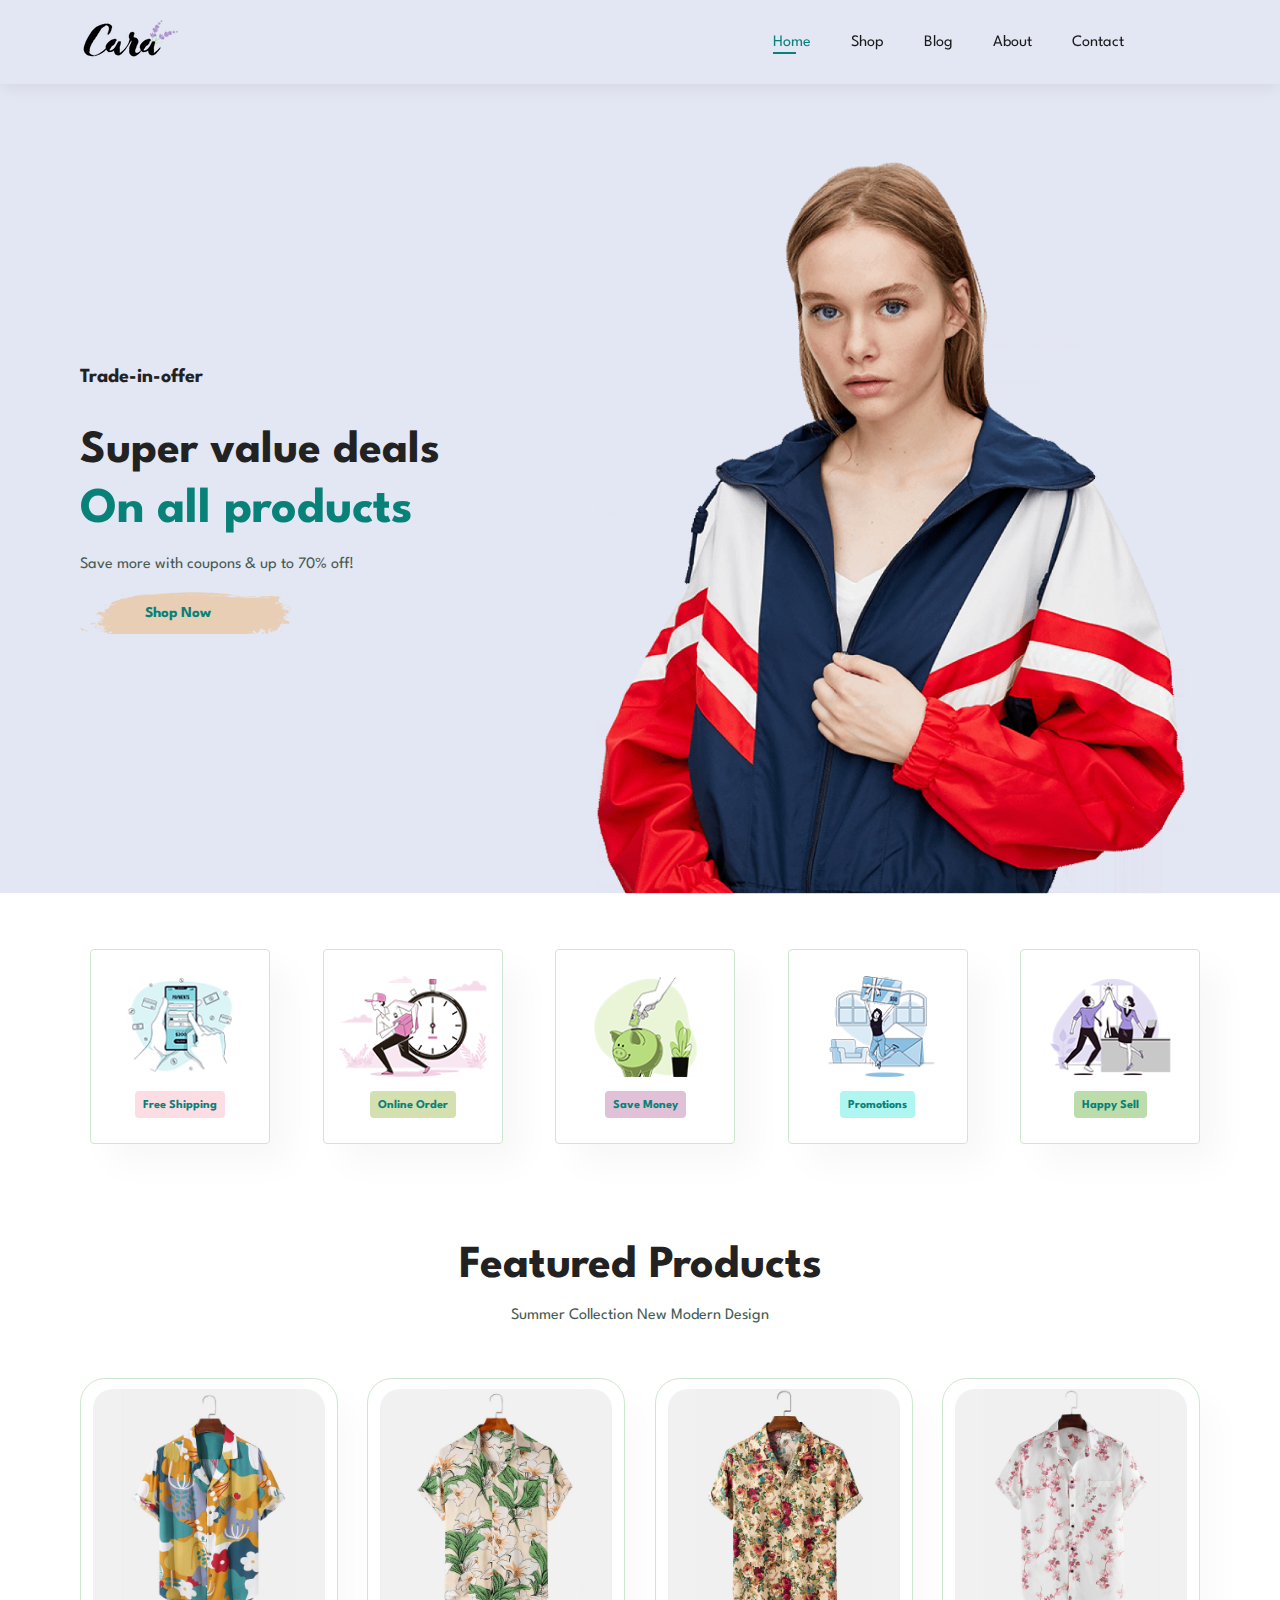
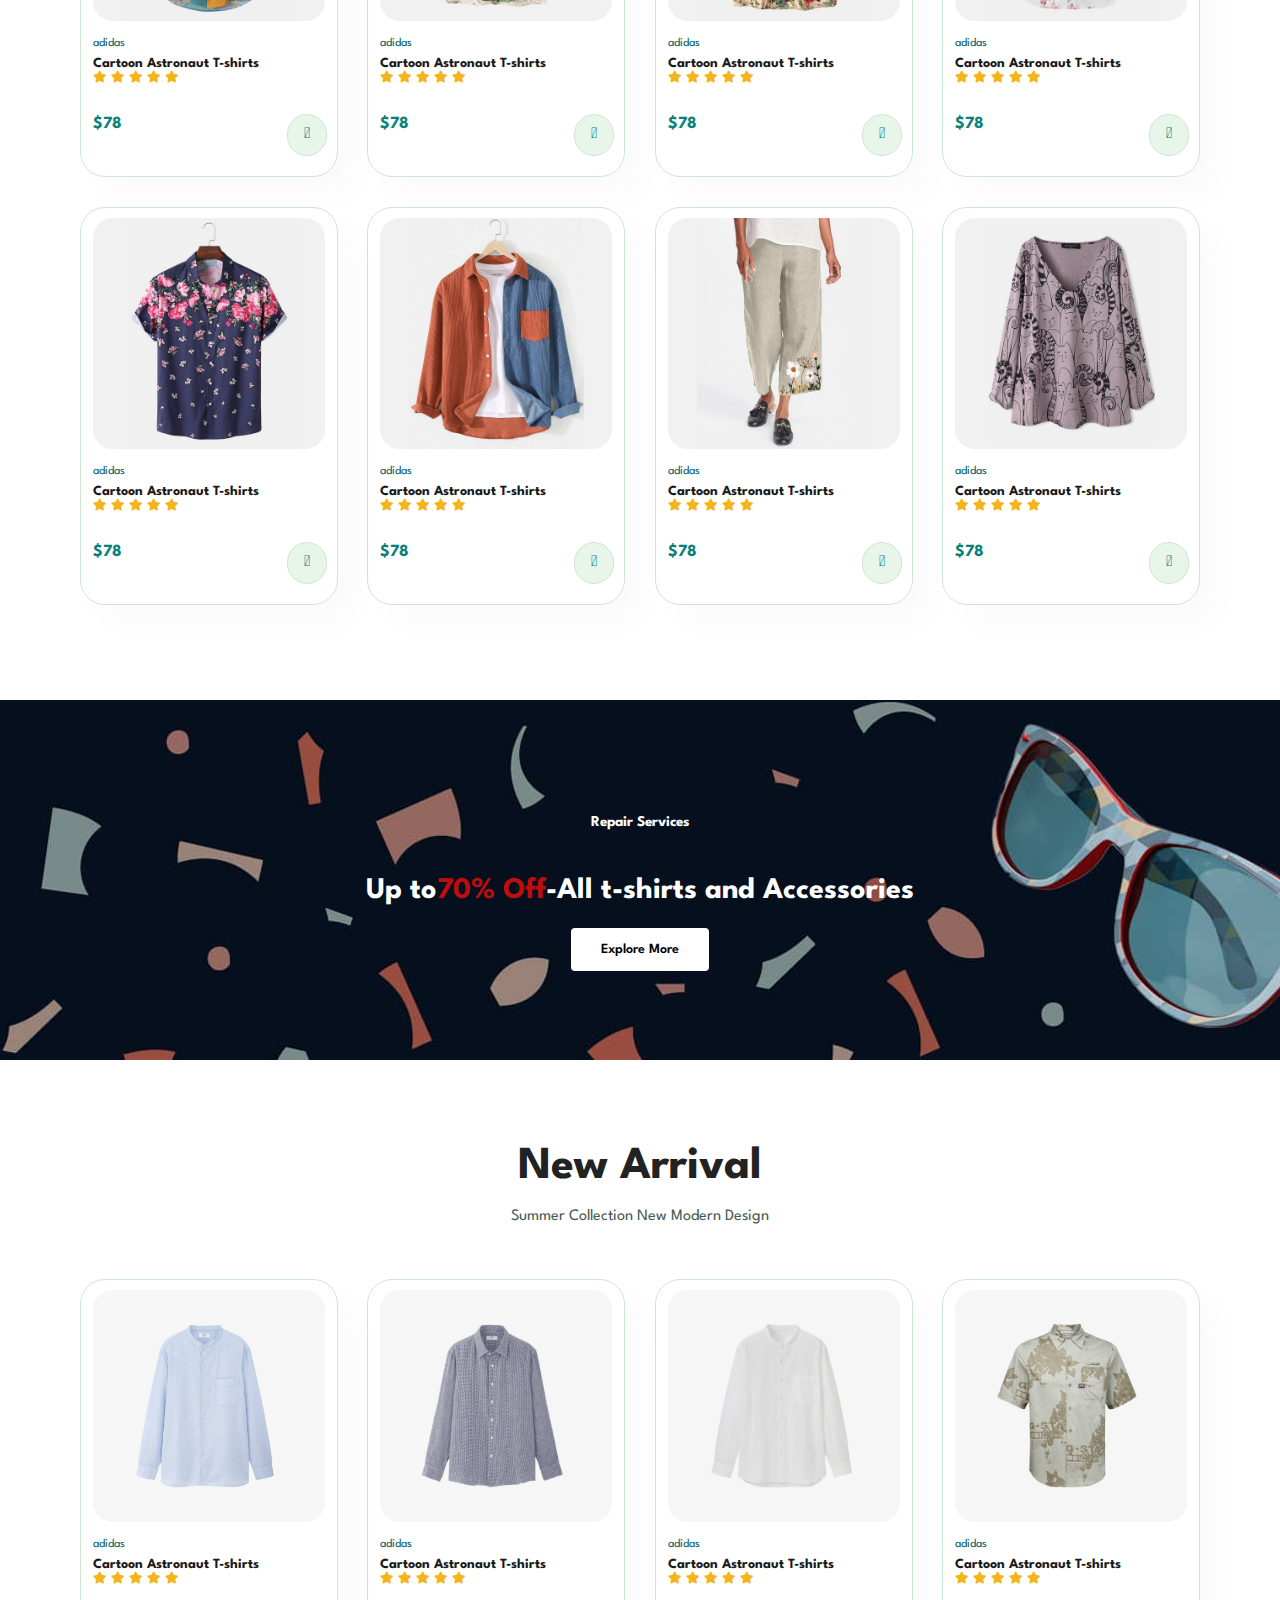
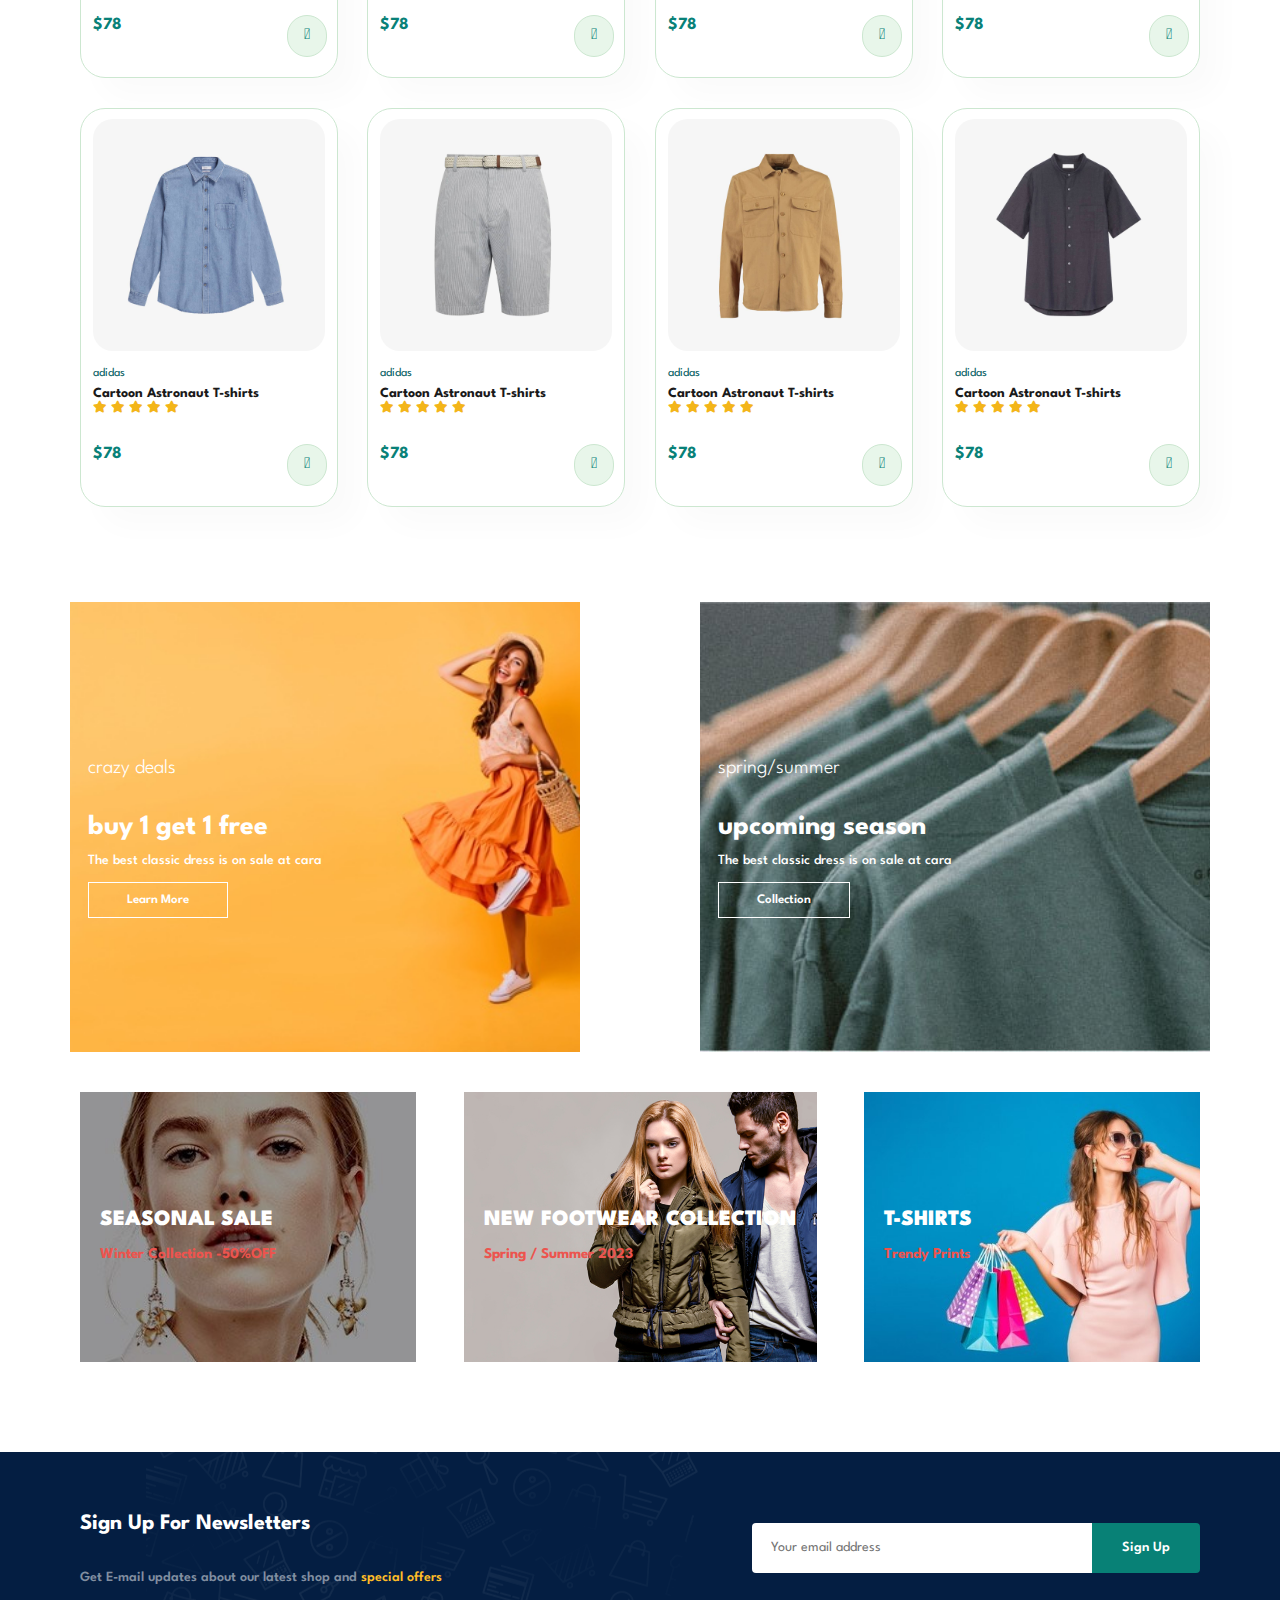
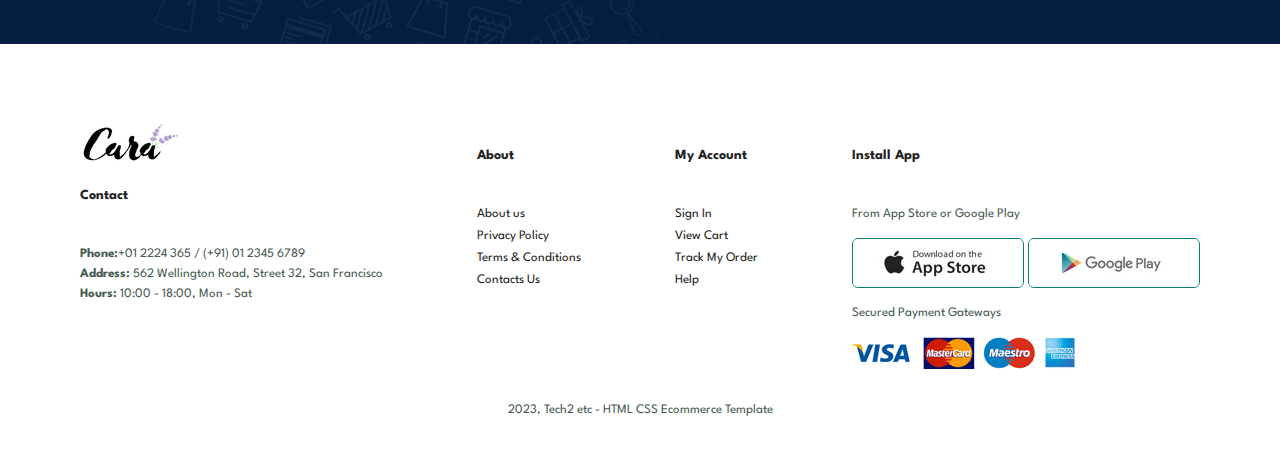
<file: ecommerce/index.html>
<!DOCTYPE html>
<html lang="en">

<head>
    <meta charset="UTF-8">
    <meta name="viewport" content="width=device-width, initial-scale=1.0">
    <link rel="stylesheet" href="https://pro.fontawesome.com/releases/v5.10.0/css/all.css" />

    <link rel="stylesheet" href="style.css">
</head>

<body>
    <section id="header">
        <a href="#"><img src="logo.png" class="logo"></a>

        <div>
            <ul id="navbar">

                <li><a class="active" href="index.html">Home</a></li>

                <li><a href="shop.html">Shop</a></li>
                <li><a href="blog.html">Blog</a></li>
                <li><a href="about.html">About</a></li>
                <li><a href="contact.html">Contact</a></li>
                <li id="lg-bag"><a href="cart.html"><i class="far fa-shopping-bag"></i></a></li>
                <a href="#" id="close"><i class="far fa-times"></i></a>
            </ul>
        </div>
        <div id="mobile">
            <a href="cart.html"><i class="far fa-shopping-bag"></i></a>
            <i id="bar" class="fas fa-outdent"></i>
        </div>
</section>

    
    <section id="hero">
        <h4>Trade-in-offer</h4>
        <h2>Super value deals</h2>
        <h1>On all products</h1>
        <p>Save more with coupons & up to 70% off!</p>
        <button>Shop Now</button>
    </section>

    <section id="feature" class="section-p1">
        <div class="fe-box">
            <img src="f1.png" alt="">
            <h6>Free Shipping</h6>
        </div>
        <div class="fe-box">
            <img src="f2.png" alt="">
            <h6>Online Order</h6>
        </div>
        <div class="fe-box">
            <img src="f3.png" alt="">
            <h6>Save Money</h6>
        </div>
        <div class="fe-box">
            <img src="f4.png" alt="">
            <h6>Promotions</h6>
        </div>
        <div class="fe-box">
            <img src="f5.png" alt="">
            <h6>Happy Sell</h6>
        </div>
        

    </section>
    <section id="product1" class="section-p1">
        <h2>Featured Products</h2>
        <p>Summer Collection New Modern Design</p>
        <div class="pro-container">
            <div class="pro">
                <img src="f1.jpg" alt="">
                <div class="des">
                    <span>adidas</span>
                    <h5>Cartoon Astronaut T-shirts</h5>
                    <div class="star">
                        <i class="fas fa-star"></i>
                        <i class="fas fa-star"></i>
                        <i class="fas fa-star"></i>
                        <i class="fas fa-star"></i>
                        <i class="fas fa-star"></i>
                    </div>
                    <h4>$78</h4>
                </div>
                <a href="#"><i class="fal fa-shopping-cart cart"></i></a>
            </div>


            <div class="pro">
                <img src="f2.jpg" alt="">
                <div class="des">
                    <span>adidas</span>
                    <h5>Cartoon Astronaut T-shirts</h5>
                    <div class="star">
                        <i class="fas fa-star"></i>
                        <i class="fas fa-star"></i>
                        <i class="fas fa-star"></i>
                        <i class="fas fa-star"></i>
                        <i class="fas fa-star"></i>
                    </div>
                    <h4>$78</h4>
                </div>
                <a href="#"><i class="fal fa-shopping-cart cart"></i></a>
            </div>

            <div class="pro">
                <img src="f3.jpg" alt="">
                <div class="des">
                    <span>adidas</span>
                    <h5>Cartoon Astronaut T-shirts</h5>
                    <div class="star">
                        <i class="fas fa-star"></i>
                        <i class="fas fa-star"></i>
                        <i class="fas fa-star"></i>
                        <i class="fas fa-star"></i>
                        <i class="fas fa-star"></i>
                    </div>
                    <h4>$78</h4>
                </div>
                <a href="#"><i class="fal fa-shopping-cart cart"></i></a>

            </div>
            <div class="pro">
                <img src="f4.jpg" alt="">
                <div class="des">
                    <span>adidas</span>
                    <h5>Cartoon Astronaut T-shirts</h5>
                    <div class="star">
                        <i class="fas fa-star"></i>
                        <i class="fas fa-star"></i>
                        <i class="fas fa-star"></i>
                        <i class="fas fa-star"></i>
                        <i class="fas fa-star"></i>
                    </div>
                    <h4>$78</h4>
                </div>
                <a href="#"><i class="fal fa-shopping-cart cart"></i></a>
            </div>



            <div class="pro">
                <img src="f5.jpg" alt="">
                <div class="des">
                    <span>adidas</span>
                    <h5>Cartoon Astronaut T-shirts</h5>
                    <div class="star">
                        <i class="fas fa-star"></i>
                        <i class="fas fa-star"></i>
                        <i class="fas fa-star"></i>
                        <i class="fas fa-star"></i>
                        <i class="fas fa-star"></i>
                    </div>
                    <h4>$78</h4>
                </div>
                <a href="#"><i class="fal fa-shopping-cart cart"></i></a>
            </div>

            <div class="pro">
                <img src="f6.jpg" alt="">
                <div class="des">
                    <span>adidas</span>
                    <h5>Cartoon Astronaut T-shirts</h5>
                    <div class="star">
                        <i class="fas fa-star"></i>
                        <i class="fas fa-star"></i>
                        <i class="fas fa-star"></i>
                        <i class="fas fa-star"></i>
                        <i class="fas fa-star"></i>
                    </div>
                    <h4>$78</h4>
                </div>
                <a href="#"><i class="fal fa-shopping-cart cart"></i></a>
            </div>

            <div class="pro">
                <img src="f7.jpg" alt="">
                <div class="des">
                    <span>adidas</span>
                    <h5>Cartoon Astronaut T-shirts</h5>
                    <div class="star">
                        <i class="fas fa-star"></i>
                        <i class="fas fa-star"></i>
                        <i class="fas fa-star"></i>
                        <i class="fas fa-star"></i>
                        <i class="fas fa-star"></i>
                    </div>
                    <h4>$78</h4>
                </div>
                <a href="#"><i class="fal fa-shopping-cart cart"></i></a>
            </div>

            <div class="pro">
                <img src="f8.jpg" alt="">
                <div class="des">
                    <span>adidas</span>
                    <h5>Cartoon Astronaut T-shirts</h5>
                    <div class="star">
                        <i class="fas fa-star"></i>
                        <i class="fas fa-star"></i>
                        <i class="fas fa-star"></i>
                        <i class="fas fa-star"></i>
                        <i class="fas fa-star"></i>
                    </div>
                    <h4>$78</h4>
                </div>
                <a href="#"><i class="fal fa-shopping-cart cart"></i></a>
            </div>



    </section>

    <section id="banner" class="section-m1">
        <h4>Repair Services</h4>
        <h2>Up to<span>70% Off</span>-All t-shirts and Accessories</h2>
        <button class="normal">Explore More</button>
    </section>
    <section id="product1" class="section-p1">
        <h2>New Arrival</h2>
        <p>Summer Collection New Modern Design</p>
        <div class="pro-container">
            <div class="pro">
                <img src="n1.jpg" alt="">
                <div class="des">
                    <span>adidas</span>
                    <h5>Cartoon Astronaut T-shirts</h5>
                    <div class="star">
                        <i class="fas fa-star"></i>
                        <i class="fas fa-star"></i>
                        <i class="fas fa-star"></i>
                        <i class="fas fa-star"></i>
                        <i class="fas fa-star"></i>
                    </div>
                    <h4>$78</h4>
                </div>
                <a href="#"><i class="fal fa-shopping-cart cart"></i></a>
            </div>


            <div class="pro">
                <img src="n2.jpg" alt="">
                <div class="des">
                    <span>adidas</span>
                    <h5>Cartoon Astronaut T-shirts</h5>
                    <div class="star">
                        <i class="fas fa-star"></i>
                        <i class="fas fa-star"></i>
                        <i class="fas fa-star"></i>
                        <i class="fas fa-star"></i>
                        <i class="fas fa-star"></i>
                    </div>
                    <h4>$78</h4>
                </div>
                <a href="#"><i class="fal fa-shopping-cart cart"></i></a>
            </div>



            <div class="pro">
                <img src="n3.jpg" alt="">
                <div class="des">
                    <span>adidas</span>
                    <h5>Cartoon Astronaut T-shirts</h5>
                    <div class="star">
                        <i class="fas fa-star"></i>
                        <i class="fas fa-star"></i>
                        <i class="fas fa-star"></i>
                        <i class="fas fa-star"></i>
                        <i class="fas fa-star"></i>
                    </div>
                    <h4>$78</h4>
                </div>
                <a href="#"><i class="fal fa-shopping-cart cart"></i></a>
            </div>



            <div class="pro">
                <img src="n4.jpg" alt="">
                <div class="des">
                    <span>adidas</span>
                    <h5>Cartoon Astronaut T-shirts</h5>
                    <div class="star">
                        <i class="fas fa-star"></i>
                        <i class="fas fa-star"></i>
                        <i class="fas fa-star"></i>
                        <i class="fas fa-star"></i>
                        <i class="fas fa-star"></i>
                    </div>
                    <h4>$78</h4>
                </div>
                <a href="#"><i class="fal fa-shopping-cart cart"></i></a>
            </div>



            <div class="pro">
                <img src="n5.jpg" alt="">
                <div class="des">
                    <span>adidas</span>
                    <h5>Cartoon Astronaut T-shirts</h5>
                    <div class="star">
                        <i class="fas fa-star"></i>
                        <i class="fas fa-star"></i>
                        <i class="fas fa-star"></i>
                        <i class="fas fa-star"></i>
                        <i class="fas fa-star"></i>
                    </div>
                    <h4>$78</h4>
                </div>
                <a href="#"><i class="fal fa-shopping-cart cart"></i></a>
            </div>

            <div class="pro">
                <img src="n6.jpg" alt="">
                <div class="des">
                    <span>adidas</span>
                    <h5>Cartoon Astronaut T-shirts</h5>
                    <div class="star">
                        <i class="fas fa-star"></i>
                        <i class="fas fa-star"></i>
                        <i class="fas fa-star"></i>
                        <i class="fas fa-star"></i>
                        <i class="fas fa-star"></i>
                    </div>
                    <h4>$78</h4>
                </div>
                <a href="#"><i class="fal fa-shopping-cart cart"></i></a>
            </div>


            <div class="pro">
                <img src="n7.jpg" alt="">
                <div class="des">
                    <span>adidas</span>
                    <h5>Cartoon Astronaut T-shirts</h5>
                    <div class="star">
                        <i class="fas fa-star"></i>
                        <i class="fas fa-star"></i>
                        <i class="fas fa-star"></i>
                        <i class="fas fa-star"></i>
                        <i class="fas fa-star"></i>
                    </div>
                    <h4>$78</h4>
                </div>
                <a href="#"><i class="fal fa-shopping-cart cart"></i></a>
            </div>

            <div class="pro">
                <img src="n8.jpg" alt="">
                <div class="des">
                    <span>adidas</span>
                    <h5>Cartoon Astronaut T-shirts</h5>
                    <div class="star">
                        <i class="fas fa-star"></i>
                        <i class="fas fa-star"></i>
                        <i class="fas fa-star"></i>
                        <i class="fas fa-star"></i>
                        <i class="fas fa-star"></i>
                    </div>
                    
                    <h4>$78</h4>
                </div>
                <a href="#"><i class="fal fa-shopping-cart cart"></i></a>
            </div>
    </section>


    <section id="sm-banner" class="section-m1">

        <div class="banner-box">
            <h4>crazy deals</h4>
            <h2>buy 1 get 1 free</h2>
            <span>The best classic dress is on sale at cara</span>
            <button class="white">Learn More</button>
        </div>
        <div class="banner-box banner-box2">
            <h4>spring/summer</h4>
            <h2>upcoming season</h2>
            <span>The best classic dress is on sale at cara</span>
            <button class="white">Collection</button>
        </div>
    </section>
    <section id="banner3">
        <div class="banner-box">
            <h2>SEASONAL SALE</h2>
            <H3>Winter Collection -50%OFF</H3>
        </div>
        <div class="banner-box banner-box2">
            <h2>NEW FOOTWEAR COLLECTION</h2>
            <H3>Spring / Summer 2023</H3>
        </div>
        <div class="banner-box banner-box3">
            <h2>T-SHIRTS</h2>
            <H3>Trendy Prints</H3>
        </div>
    </section>

    <section id="newsletter" class="section-p1 section-m1">
        <div class="newstext">
            <h4>Sign Up For Newsletters</h4>
            <p>Get E-mail updates about our latest shop and<span> special offers</span></p>
        </div>
        <div class="form">
            <input type="text" placeholder="Your email address">
            <button class="normal">Sign Up</button>
        </div>
    </section>

    <footer class="section-p1">
        <div class="col">
            <img src="logo.png">
            <h4>Contact</h4>
            <p><strong>Phone:</strong>+01 2224 365 / (+91) 01 2345 6789</p>
            <p><strong>Address:</strong> 562 Wellington Road, Street 32, San Francisco</p>
            <p><strong>Hours:</strong> 10:00 - 18:00, Mon - Sat</p>

        </div>
        <div class="col">
            <h4>About</h4>
            <a href="#">About us</a>
            <a href="#">Privacy Policy</a>
            <a href="#">Terms & Conditions</a>
            <a href="#">Contacts Us </a>
        </div>
        <div class="col">
            <h4>My Account</h4>
            <a href="#">Sign In</a>
            <a href="#">View Cart</a>
            <a href="#">Track My Order</a>
            <a href="#">Help </a>
        </div>
        <div class="col install">
            <h4>Install App</h4>
            <p>From App Store or Google Play</p>
            <div class="row">
                <img src="app.jpg" alt="">
                <img src="play.jpg" alt="">

            </div>
            <p>Secured Payment Gateways</p>
            <img src="pay.png" alt="">
        </div>
        <div class="copyright">
            <p>2023, Tech2 etc - HTML CSS Ecommerce Template</p>
        </div>


    </footer>



    <script src="script.js"></script>
</body>

</html>
</file>
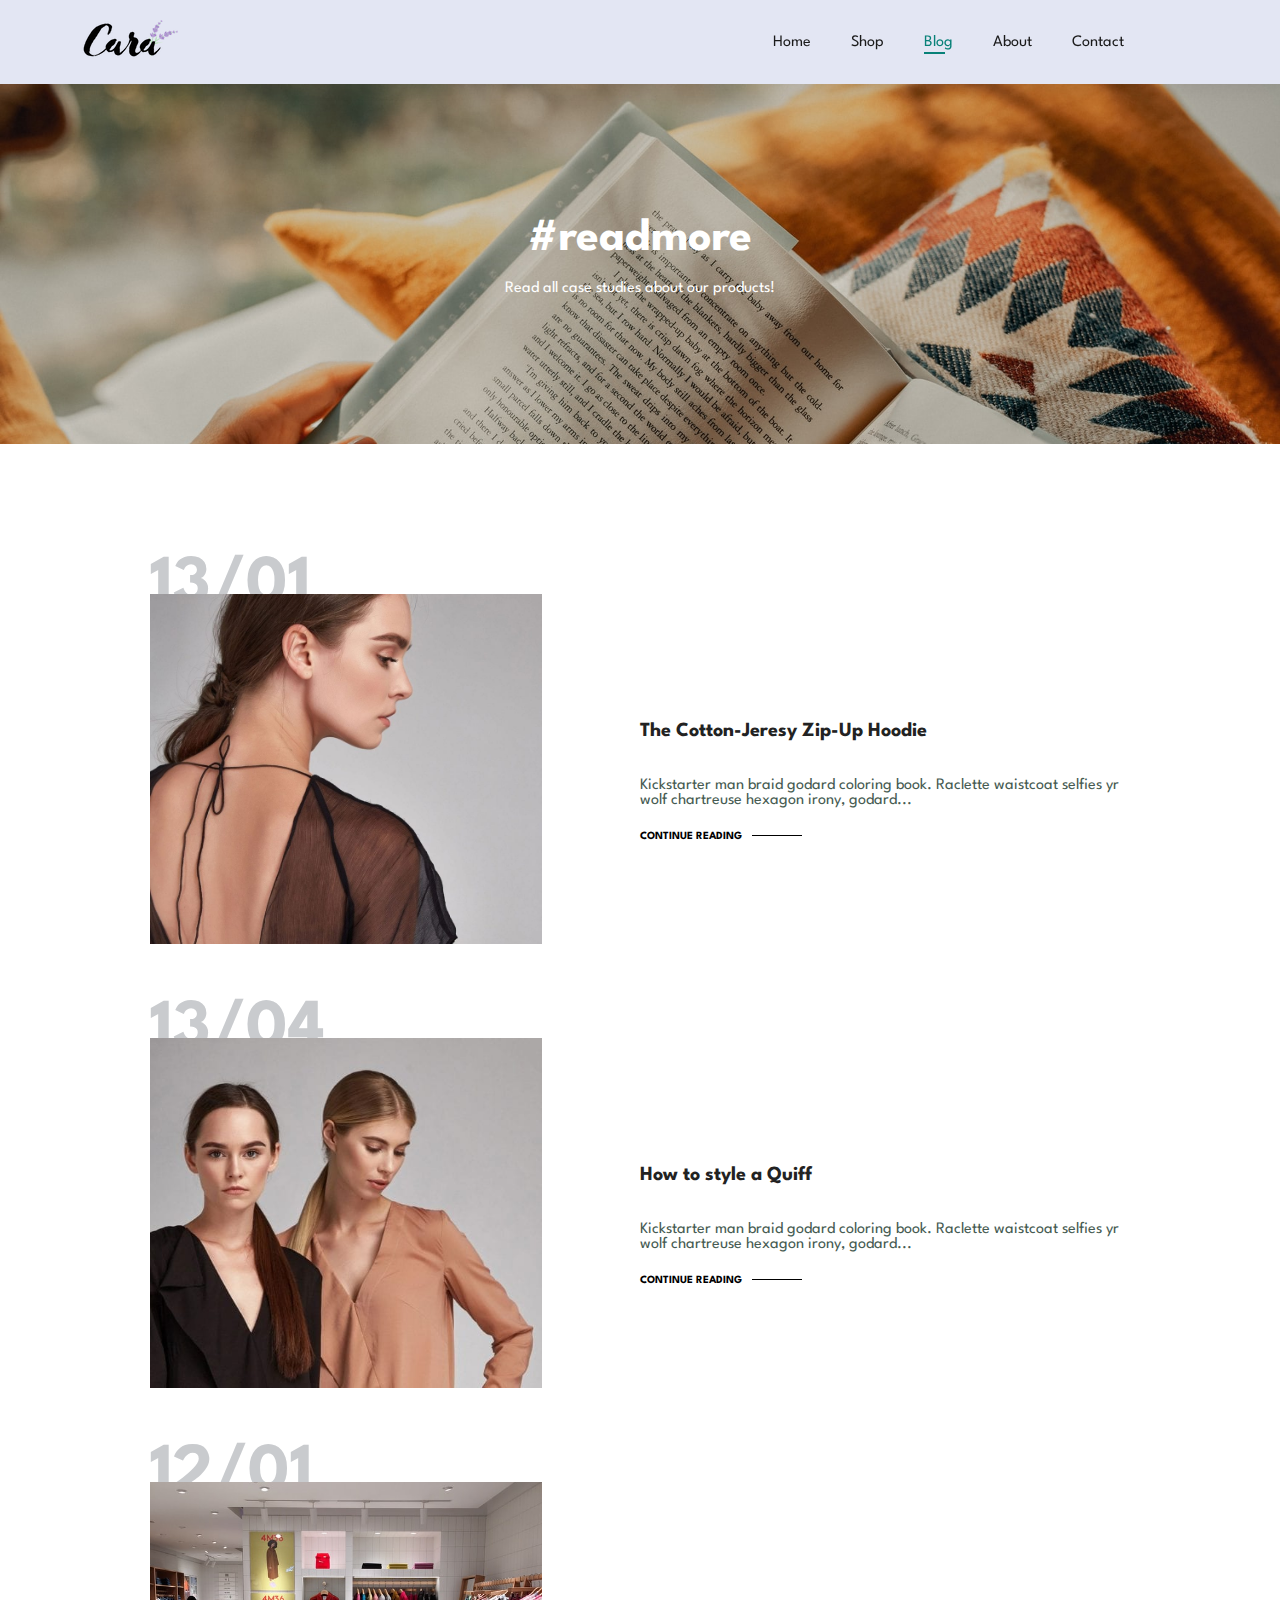
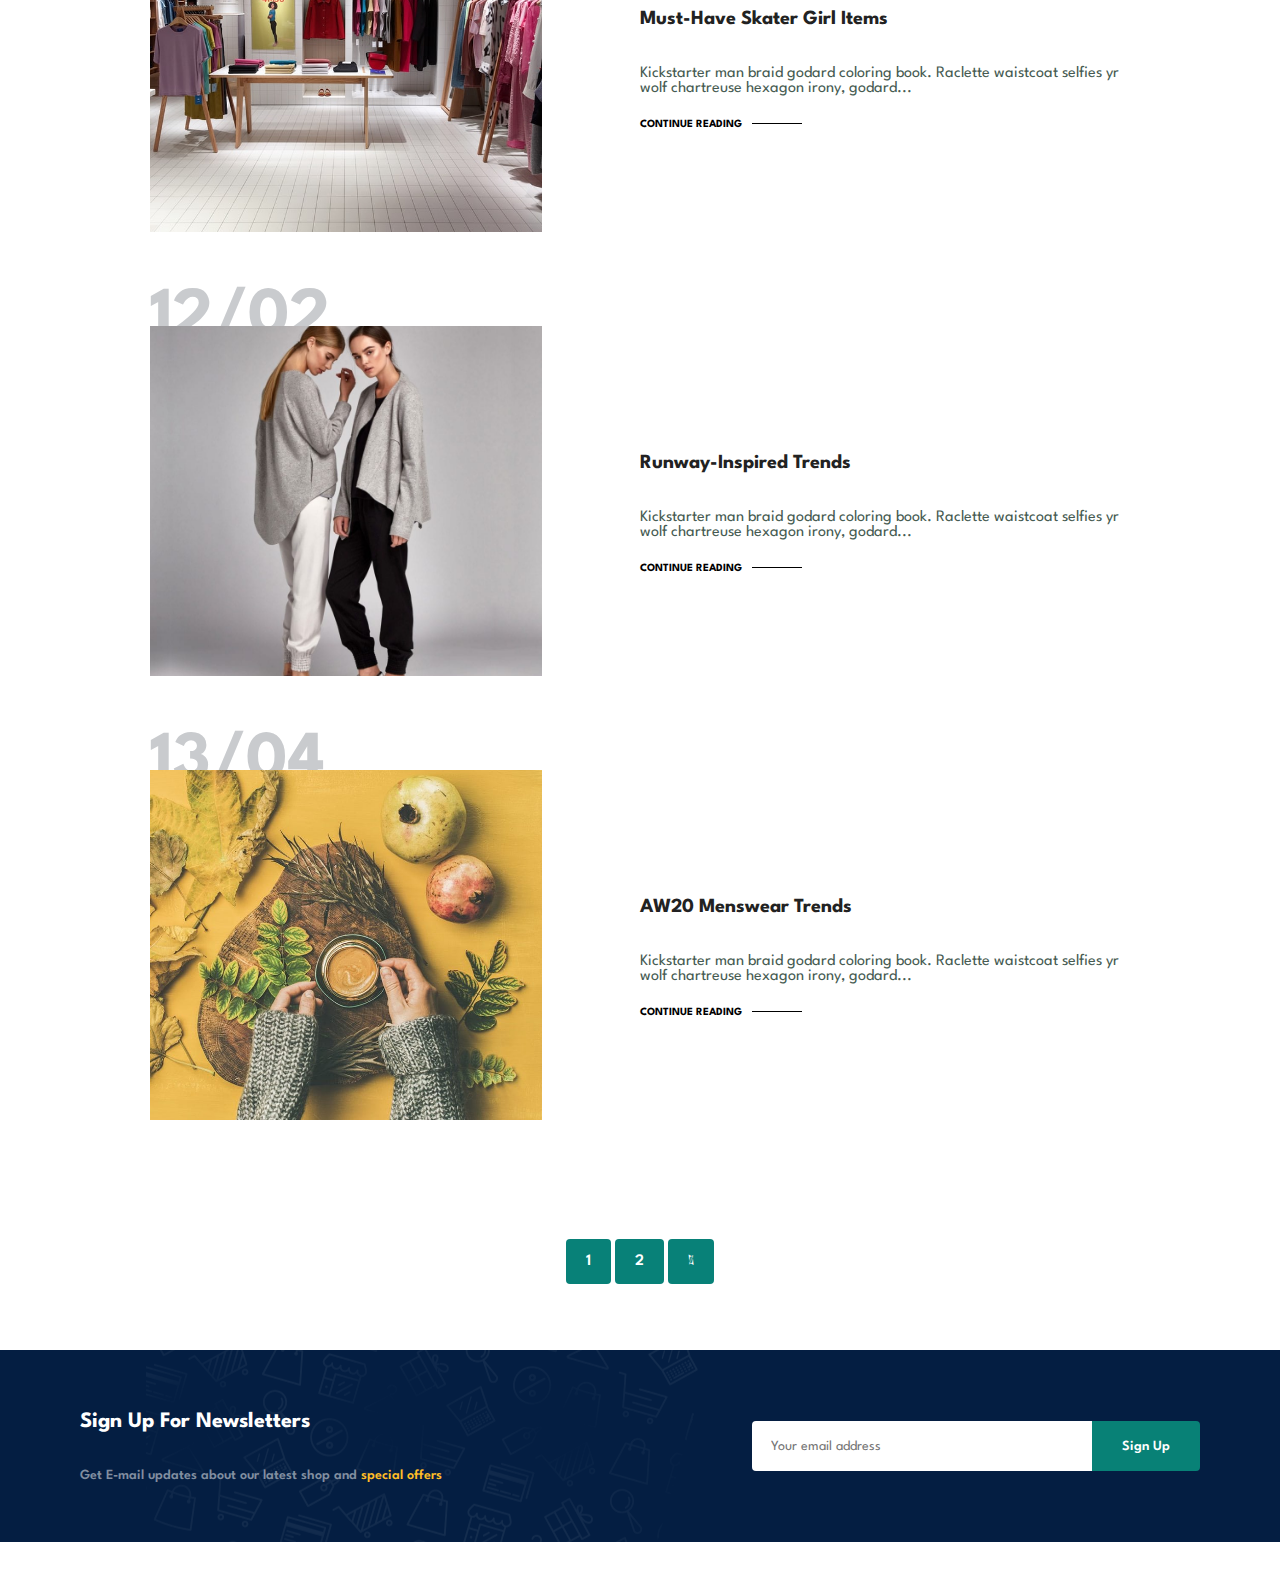
<file: ecommerce/blog.html>
<!DOCTYPE html>
<html lang="en">

<head>
    <meta charset="UTF-8">
    <meta name="viewport" content="width=device-width, initial-scale=1.0">
    <title>Tech2etc Ecommerce Tutorials</title>
    <link rel="stylesheet" href="https://pro.fontawesome.com/releases/v5.10.0/css/all.css" />

    <link rel="stylesheet" href="style.css">
</head>

<body>
    <section id="header">
        <a href="#"><img src="logo.png" class="logo"></a>
        <div>
            <ul id="navbar">
                <li><a href="index.html">Home</a></li>
                <li><a  href="index.html">Shop</a></li>
                <li><a class="active" href="blog.html">Blog</a></li>
                <li><a href="about.html">About</a></li>
                <li><a href="contact.html">Contact</a></li>
                <li id="lg-bag"><a href="cart.html"><i class="far fa-shopping-bag"></i></a></li>
                <a href="#" id="close"><i class="far fa-times"></i></a>

            </ul>
        </div>
    </section>

    <section id="blog-new">

        <h2>#readmore</h2>

        <p>Read all case studies about our products!</p>

    </section>
<section id="blog">
    <div class="blog-box">
        <div class="blog-img">
            <img src="b1 (1).jpg" alt="">
        </div>
        <div class="blog-details">
            <h4>The Cotton-Jeresy Zip-Up Hoodie</h4>
            <p>Kickstarter man braid godard coloring book. Raclette waistcoat selfies yr
                 wolf chartreuse hexagon irony, godard...</p>
                 <a href="#">CONTINUE READING</a>
        </div>
        <H1>13/01</H1>
    </div>
    <div class="blog-box">
        <div class="blog-img">
            <img src="b2 (1).jpg" alt="">
        </div>
        <div class="blog-details">
            <h4>How to style a Quiff</h4>
            <p>Kickstarter man braid godard coloring book. Raclette waistcoat selfies yr
                 wolf chartreuse hexagon irony, godard...</p>
                 <a href="#">CONTINUE READING</a>
        </div>
        <H1>13/04</H1>
    </div>
    <div class="blog-box">
        <div class="blog-img">
            <img src="b3.jpg" alt="">
        </div>
        <div class="blog-details">
            <h4>Must-Have Skater Girl Items </h4>
            <p>Kickstarter man braid godard coloring book. Raclette waistcoat selfies yr
                 wolf chartreuse hexagon irony, godard...</p>
                 <a href="#">CONTINUE READING</a>
        </div>
        <H1>12/01</H1>
    </div>
    <div class="blog-box">
        <div class="blog-img">
            <img src="b4 (1).jpg" alt="">
        </div>
        <div class="blog-details">
            <h4>Runway-Inspired Trends</h4>
            <p>Kickstarter man braid godard coloring book. Raclette waistcoat selfies yr
                 wolf chartreuse hexagon irony, godard...</p>
                 <a href="#">CONTINUE READING</a>
        </div>
        <H1>12/02</H1>
    </div>
    <div class="blog-box">
        <div class="blog-img">
            <img src="b6.jpg" alt="">
        </div>
        <div class="blog-details">
            <h4>AW20 Menswear Trends</h4>
            <p>Kickstarter man braid godard coloring book. Raclette waistcoat selfies yr
                 wolf chartreuse hexagon irony, godard...</p>
                 <a href="#">CONTINUE READING</a>
        </div>
        <H1>13/04</H1>
    </div>
</section>






    <section id="pagination" class="section-p1">
        <a href="#">1</a>
        <a href="#">2</a>
        <a href="#"><i class="fal fa-long-arrow-alt-right"></i></a>
    </section>


    <section id="newsletter" class="section-p1 section-m1">
        <div class="newstext">
            <h4>Sign Up For Newsletters</h4>
            <p>Get E-mail updates about our latest shop and<span> special offers</span></p>
        </div>
        <div class="form">
            <input type="text" placeholder="Your email address">
            <button class="normal">Sign Up</button>
        </div>
    </section>
</file>
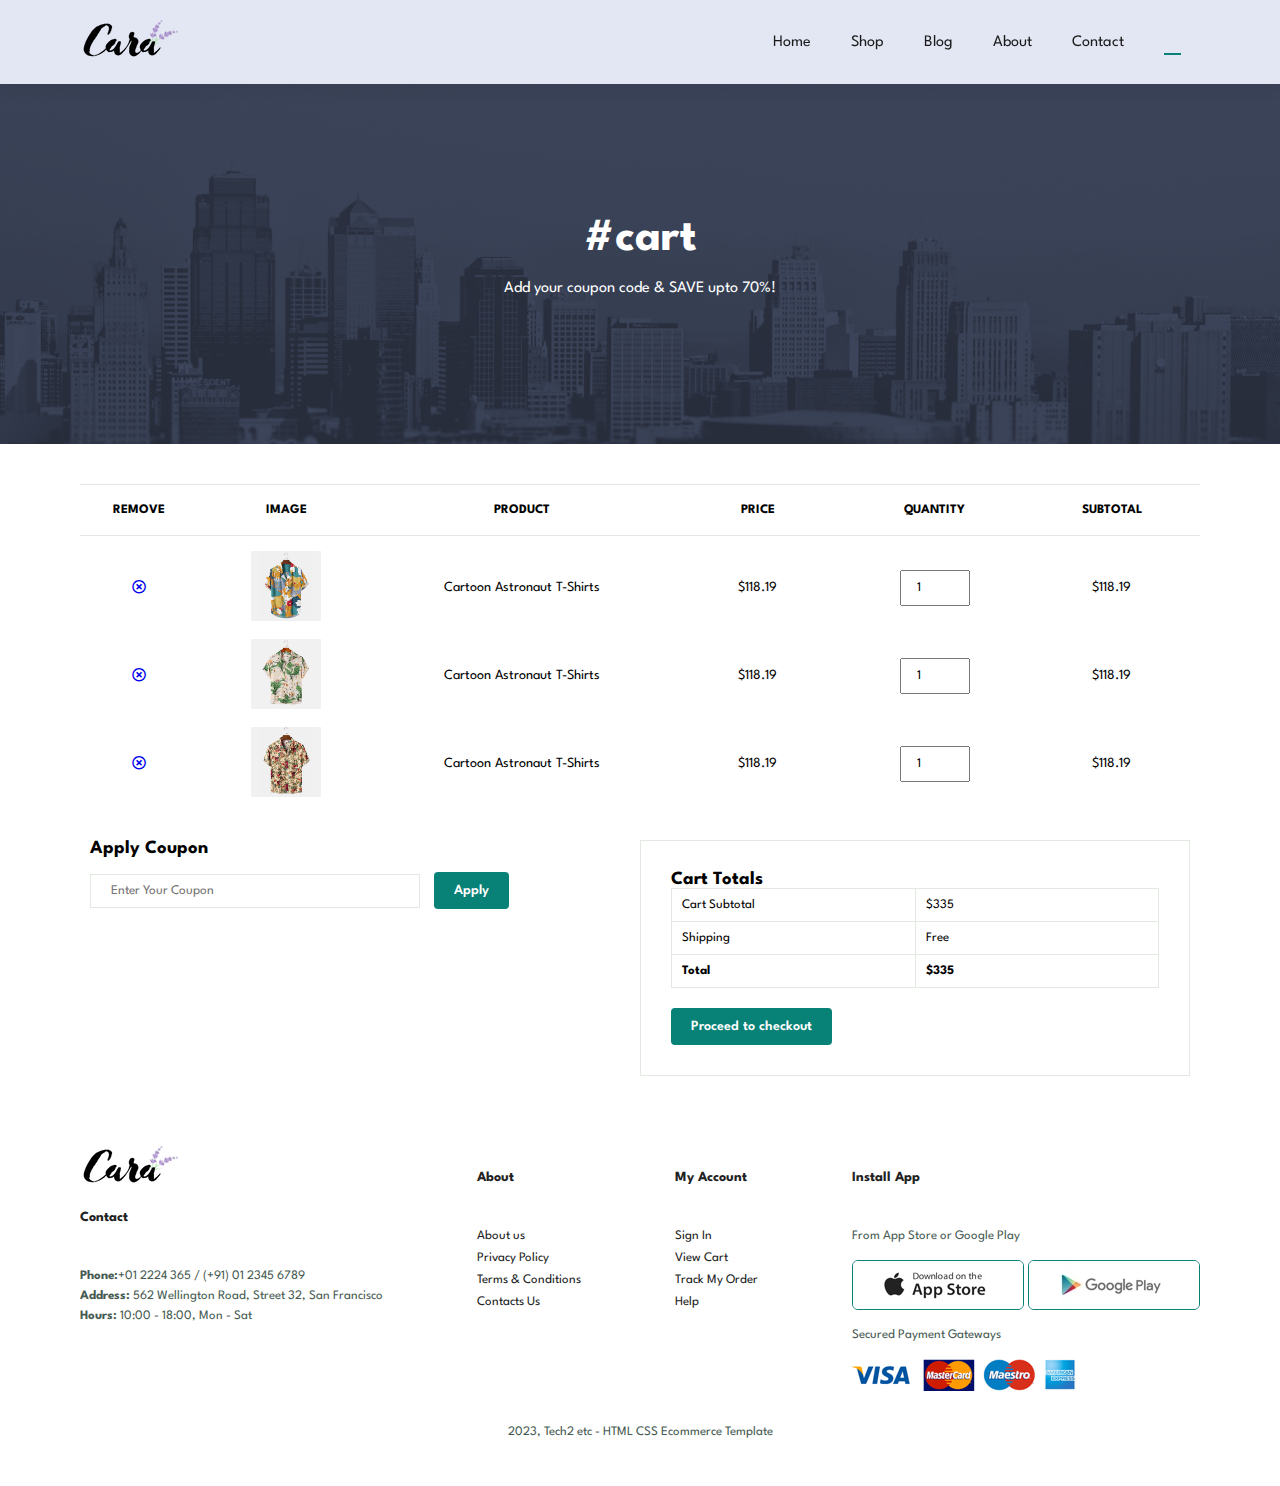
<file: ecommerce/cart.html>
<!DOCTYPE html>
<html lang="en">

<head>
    <meta charset="UTF-8">
    <meta name="viewport" content="width=device-width, initial-scale=1.0">
    <link rel="stylesheet" href="https://pro.fontawesome.com/releases/v5.10.0/css/all.css" />

    <link rel="stylesheet" href="style.css">
</head>

<body>
    <section id="header">
        <a href="#"><img src="logo.png" class="logo"></a>

        <div>
            <ul id="navbar">

                <li><a href="index.html">Home</a></li>

                <li><a href="shop.html">Shop</a></li>
                <li><a href="blog.html">Blog</a></li>
                <li><a href="about.html">About</a></li>
                <li><a href="contact.html">Contact</a></li>
                <li id="lg-bag"><a class="active" href="cart.html"><i class="far fa-shopping-bag"></i></a></li>
                <a href="#" id="close"><i class="far fa-times"></i></a>
            </ul>
        </div>
        <div id="mobile">
            <a href="cart.html"><i class="far fa-shopping-bag"></i></a>
            <i id="bar" class="fas fa-outdent"></i>
        </div>
    </section>
    <section id="about-header">

        <h2>#cart</h2>

        <p>Add your coupon code & SAVE upto 70%!</p>

    </section>
    <section id="cart" class="section-p1">
<table width="100%">
<thead>
    <tr>
        <td>Remove</td>
        <td>Image</td>
        <td>Product</td>
        <td>Price</td>
        <td>Quantity</td>
        <td>Subtotal</td>
    </tr>
</thead>
<tbody>
    <tr>
        <td><a href="#"><i class="far fa-times-circle"></i></a></td>
        <td><img src="f1.jpg" alt=""></td>
        <td>Cartoon Astronaut T-Shirts</td>
        <td>$118.19</td>
        <td><input type="number" value="1"></td>
        <td>$118.19</td>
    </tr>
    <tr>
        <td><a href="#"><i class="far fa-times-circle"></i></a></td>
        <td><img src="f2.jpg" alt=""></td>
        <td>Cartoon Astronaut T-Shirts</td>
        <td>$118.19</td>
        <td><input type="number" value="1"></td>
        <td>$118.19</td>
    </tr>
    <tr>
        <td><a href="#"><i class="far fa-times-circle"></i></a></td>
        <td><img src="f3.jpg" alt=""></td>
        <td>Cartoon Astronaut T-Shirts</td>
        <td>$118.19</td>
        <td><input type="number" value="1"></td>
        <td>$118.19</td>
    </tr>
</tbody>
</table>
    </section>
    <section id="cart-add">
        <div id="coupon">
            <h3>Apply Coupon</h3>
            <div ><input type="text" placeholder="Enter Your Coupon">
            <button class="normal">Apply</button>
            </div>
            
        </div>
<div id="Subtotal">
    <h3>Cart Totals</h3>
    <table>
        <tr>
            <td>Cart Subtotal</td>
            <td>$335</td>
        </tr>
        <tr>
            <td>Shipping</td>
            <td>Free</td>
        </tr>
        <tr>
<td><strong>Total</strong></td>
<td><strong>$335</strong></td>
        </tr>
        
    </table>
    <button class="normal">Proceed to checkout</button>
</div>
    </section>
    <footer class="section-p1">
        <div class="col">
            <img src="logo.png">
            <h4>Contact</h4>
            <p><strong>Phone:</strong>+01 2224 365 / (+91) 01 2345 6789</p>
            <p><strong>Address:</strong> 562 Wellington Road, Street 32, San Francisco</p>
            <p><strong>Hours:</strong> 10:00 - 18:00, Mon - Sat</p>

        </div>
        <div class="col">
            <h4>About</h4>
            <a href="#">About us</a>
            <a href="#">Privacy Policy</a>
            <a href="#">Terms & Conditions</a>
            <a href="#">Contacts Us </a>
        </div>
        <div class="col">
            <h4>My Account</h4>
            <a href="#">Sign In</a>
            <a href="#">View Cart</a>
            <a href="#">Track My Order</a>
            <a href="#">Help </a>
        </div>
        <div class="col install">
            <h4>Install App</h4>
            <p>From App Store or Google Play</p>
            <div class="row">
                <img src="app.jpg" alt="">
                <img src="play.jpg" alt="">

            </div>
            <p>Secured Payment Gateways</p>
            <img src="pay.png" alt="">
        </div>
        <div class="copyright">
            <p>2023, Tech2 etc - HTML CSS Ecommerce Template</p>
        </div>


    </footer>
</file>
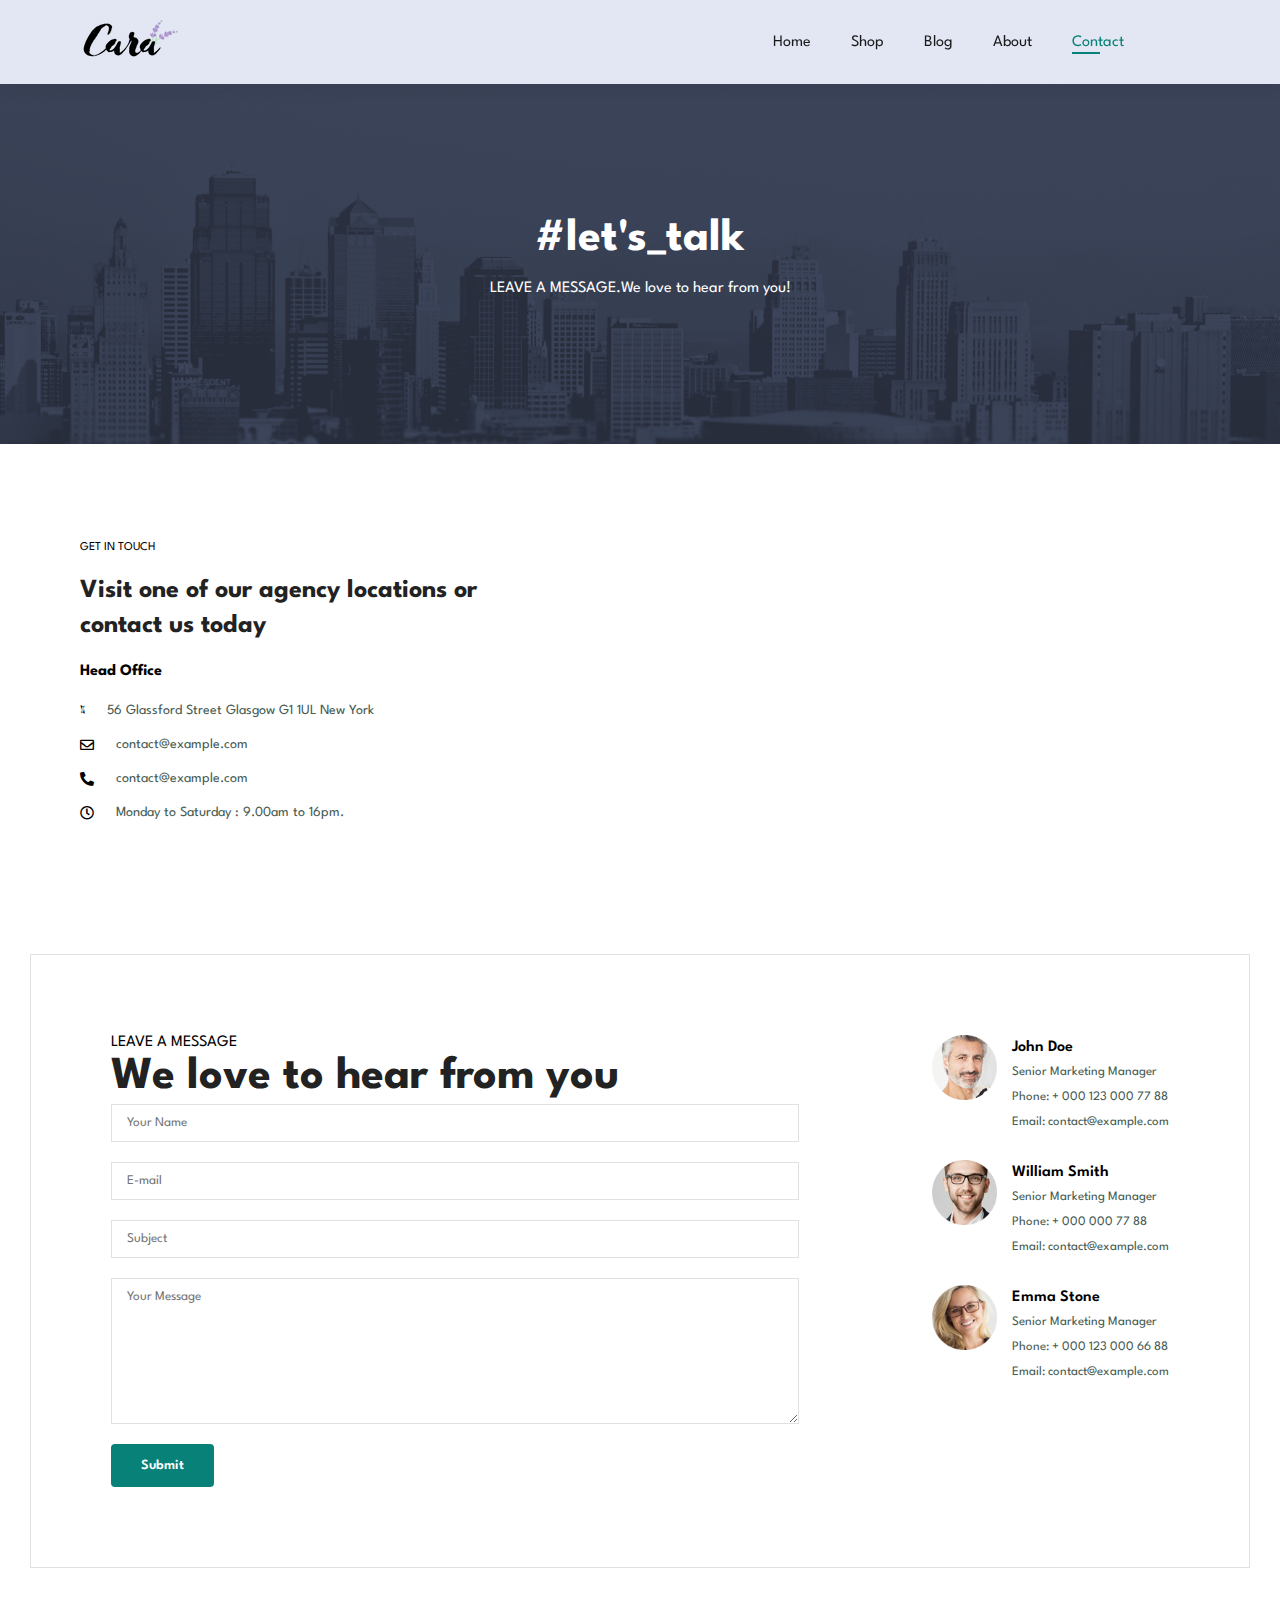
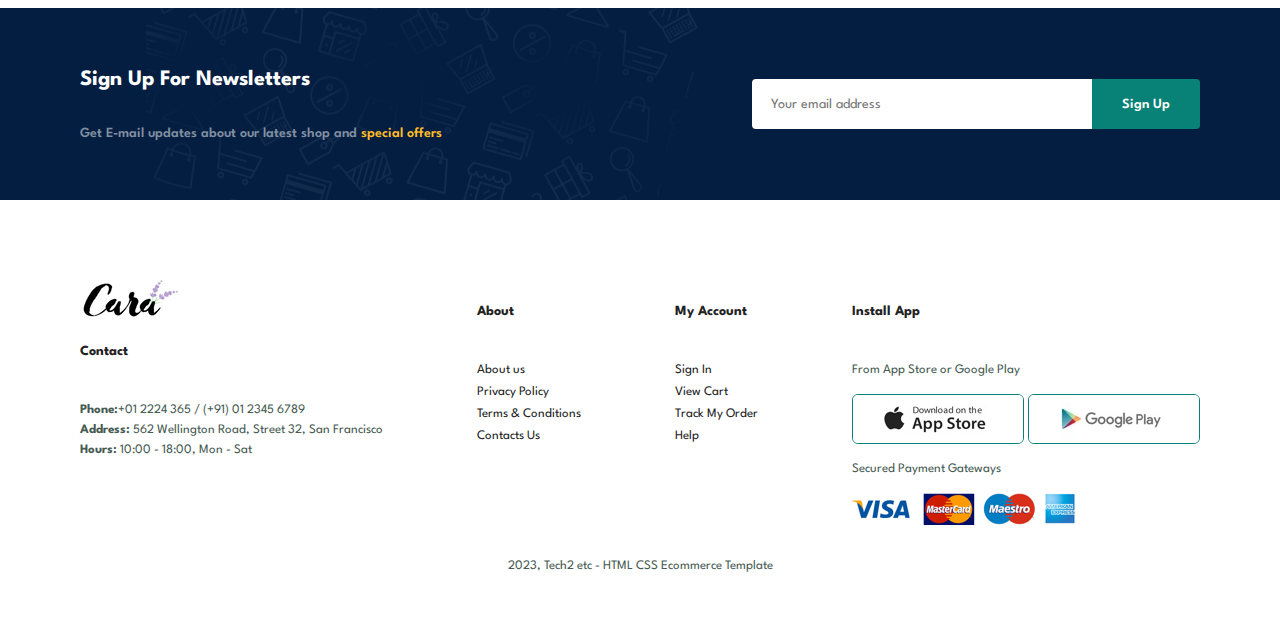
<file: ecommerce/contact.html>
<!DOCTYPE html>
<html lang="en">

<head>
    <meta charset="UTF-8">
    <meta name="viewport" content="width=device-width, initial-scale=1.0">
    <link rel="stylesheet" href="https://pro.fontawesome.com/releases/v5.10.0/css/all.css" />

    <link rel="stylesheet" href="style.css">
</head>

<body>
    <section id="header">
        <a href="#"><img src="logo.png" class="logo"></a>

        <div>
            <ul id="navbar">

                <li><a href="index.html">Home</a></li>

                <li><a href="shop.html">Shop</a></li>
                <li><a href="blog.html">Blog</a></li>
                <li><a href="about.html">About</a></li>
                <li><a class="active" href="contact.html">Contact</a></li>
                <li id="lg-bag"><a href="cart.html"><i class="far fa-shopping-bag"></i></a></li>
                <a href="#" id="close"><i class="far fa-times"></i></a>
            </ul>
        </div>
        <div id="mobile">
            <a href="cart.html"><i class="far fa-shopping-bag"></i></a>
            <i id="bar" class="fas fa-outdent"></i>
        </div>
    </section>
    <section id="about-header">

        <h2>#let's_talk</h2>

        <p>LEAVE A MESSAGE.We love to hear from you!</p>

    </section>
    <section id="contact-details" class="section-p1">
        <div class="details">
            <span>GET IN TOUCH</span>
            <H2>Visit one of our agency locations or contact us today</H2>
            <h3>Head Office</h3>
            <div>
                <li>
                    <i class="fal fa-map"></i>
                    <p>56 Glassford Street Glasgow G1 1UL New York</p>
                </li>
                <li>
                    <i class="far fa-envelope"></i>
                    <p>contact@example.com</p>
                </li>
                <li>
                    <i class="fas fa-phone-alt"></i>
                    <p>contact@example.com</p>
                </li>
                <li>
                    <i class="far fa-clock"></i>
                    <p>Monday to Saturday : 9.00am to 16pm.</p>
                </li>
            </div>
        </div>
        <div class="map">
            <iframe src="https://www.google.com/maps/embed?pb=!1m18!1m12!1m3!1d2469.8336811429344!2d-1.25761862439967!3d51.75436479263309!2m3!1f0!2f0!3f0!3m2!1i1024!2i768!4f13.1!3m3!1m2!1s0x4876c6a9ef8c485b%3A0xd2ff1883a001afed!2sUniversity%20of%20Oxford!5e0!3m2!1sen!2sin!4v1693583775195!5m2!1sen!2sin" width="600" height="450" style="border:0;" allowfullscreen="" loading="lazy" referrerpolicy="no-referrer-when-downgrade"></iframe>
            
        </div>
    </section>
    <section id="form-details">
        <form action="">
            <span>LEAVE A MESSAGE</span>
            <H2>We love to hear from you</H2>
            <input type="text" placeholder="Your Name">
            <input type="text" placeholder="E-mail">
            <input type="text" placeholder="Subject">
            <textarea name="" id="" cols="30" rows="10" placeholder="Your Message"></textarea>

            <button class="normal">Submit</button>

        </form>
        <div class="people">
            <div>
                <img src="1.png" alt=""> 
                <p><span>John Doe</span> Senior Marketing Manager <br> Phone: + 000 123 000 77 88 <br>Email: contact@example.com</p>
            </div>
            <div>
                <img src="2.png" alt=""> 
                <p><span>William Smith </span> Senior Marketing Manager <br> Phone: + 000 000 77 88 <br>Email: contact@example.com</p>
            </div>
            <div>
                <img src="3.png" alt=""> 
                <p><span>Emma Stone </span> Senior Marketing Manager <br> Phone: + 000 123 000 66 88 <br>Email: contact@example.com</p>
            </div>
        </div>
    </section>
    <section id="newsletter" class="section-p1 section-m1">
        <div class="newstext">
            <h4>Sign Up For Newsletters</h4>
            <p>Get E-mail updates about our latest shop and<span> special offers</span></p>
        </div>
        <div class="form">
            <input type="text" placeholder="Your email address">
            <button class="normal">Sign Up</button>
        </div>
    </section>
    <footer class="section-p1">
        <div class="col">
            <img src="logo.png">
            <h4>Contact</h4>
            <p><strong>Phone:</strong>+01 2224 365 / (+91) 01 2345 6789</p>
            <p><strong>Address:</strong> 562 Wellington Road, Street 32, San Francisco</p>
            <p><strong>Hours:</strong> 10:00 - 18:00, Mon - Sat</p>

        </div>
        <div class="col">
            <h4>About</h4>
            <a href="#">About us</a>
            <a href="#">Privacy Policy</a>
            <a href="#">Terms & Conditions</a>
            <a href="#">Contacts Us </a>
        </div>
        <div class="col">
            <h4>My Account</h4>
            <a href="#">Sign In</a>
            <a href="#">View Cart</a>
            <a href="#">Track My Order</a>
            <a href="#">Help </a>
        </div>
        <div class="col install">
            <h4>Install App</h4>
            <p>From App Store or Google Play</p>
            <div class="row">
                <img src="app.jpg" alt="">
                <img src="play.jpg" alt="">

            </div>
            <p>Secured Payment Gateways</p>
            <img src="pay.png" alt="">
        </div>
        <div class="copyright">
            <p>2023, Tech2 etc - HTML CSS Ecommerce Template</p>
        </div>


    </footer>
</body>
</html>
</file>
<file: ecommerce/style.css>
@import url('https://fonts.googleapis.com/css2?family=Spartan:wght@100;200;300;400;500;600;700;800;900&display=swap');

* {
    margin: 0;
    padding: 0;
    box-sizing: border-box;
    font-family: 'Spartan', sans-serif;
}

h1 {
    font-size: 50px;
    line-height: 64px;
    color: #222;

}

h2 {
    font-size: 46px;
    line-height: 54px;
    color: #222;

}

h4 {
    font-size: 20px;
    line-height: 64px;
    color: #222;
}

h6 {
    font-weight: 700;
    font-size: 12px;
}

p {
    font-weight: 16px;
    color: #465b52;
    margin: 15px 0 20px 0;
}


.section-p1 {
    padding: 40px 80px;
}

.section-m1 {
    margin: 40px 0;
}

button.normal {
    font-size: 14px;
    font-weight: 600;
    padding: 15px 30px;
    color: #000;
    background-color: #fff;
    border-radius: 4px;
    cursor: pointer;
    border: none;
    outline: none;
    transition: 0.2s;
}

button.white {
    font-size: 13px;
    font-weight: 600;
    padding: 11px 38px;
    color: #fff;
    background-color: transparent;
    cursor: pointer;
    border: 1px solid #fff;
    outline: none;
    transition: 0.2s;
}

body {
    width: 100%;

}

/*header*/
#header {
    display: flex;
    align-items: center;
    justify-content: space-between;
    padding: 20px 80px;
    background: #e3e6f3;
    box-shadow: 0 5px 15px rgba(0, 0, 0, 0.06);
    z-index: 999;
    position: sticky;
    top: 0;
    left: 0;


}

#navbar {
    display: flex;
    align-items: center;
    justify-content: center;
}

#navbar li {
    list-style: none;
    padding: 0 20px;
    position: relative;
}

#navbar li a {
    text-decoration: none;
    font-size: 16px;
    font-weight:  600px;
    color: #1a1a1a;
    transition: 0.3s ease;
}

#navbar li a:hover {
    color: #088178;

}

#navbar li a:hover,
#navbar li a.active {
    color: #088178;

}

#navbar li a.active::after,
#navbar li a:hover::after {
    content: "";
    width: 30%;
    height: 2px;
    background: #088178;
    position: absolute;
    bottom: -4px;
    left: 20px;
}

#mobile {
    display: none;
    align-items: center;

}

#close {
    display: none;
}

/*home page*/

#hero {
    background-image: url("hero4.png");
    height: 90vh;
    width: 100%;
    background-size: cover;
    background-position: top 25% right 0;
    padding: 0 80px;
    display: flex;
    flex-direction: column;
    align-items: flex-start;
    justify-content: center;


}

#hero image {
    top: 20%;
}

#hero h4 {
    padding-bottom: 15px;

}

#hero h1 {
    color: #088178;

}

#hero button {
    background-image: url("button.png");
    background-color: transparent;
    color: #088178;
    border: 0;
    padding: 14px 80px 14px 65px;
    background-repeat: no-repeat;
    cursor: pointer;
    font-weight: 700;
    font-size: 15px;
}

#feature {
    display: flex;
    align-items: center;
    justify-content: space-between;
    flex-wrap: wrap;
}

#feature .fe-box {
    width: 180px;
    text-align: center;
    padding: 25px 15px;
    box-shadow: 20px 20px 34px rgba(0, 0, 0, 0.03);
    border: 1px solid#cce7d0;
    border-radius: 4px;
    margin: 15px 0;
    margin-left: 10px;


}

#feature .fe-box:hover {
    box-shadow: 10px 10px 54px rgba(70, 62, 221, 0.1);
}

#feature .fe-box img {
    width: 100%;
    margin-bottom: 10px;
}

#feature .fe-box h6 {
    display: inline-block;
    padding: 9px 8px 6px 8px;
    line-height: 1;
    border-radius: 4px;
    color: #088178;
    background-color: #fddde4;

}

#feature .fe-box:nth-child(2) h6 {
    background-color: #d4e0b0;
}

#feature .fe-box:nth-child(3) h6 {
    background-color: #e0c1d7;
}

#feature .fe-box:nth-child(4) h6 {
    background-color: #aff5f0;
}

#feature .fe-box:nth-child(5) h6 {
    background-color: #bddcab;
}



#product1 {
    text-align: center;
}

#product1 .pro-container {
    display: flex;
    justify-content: space-between;
    padding-top: 20px;
    flex-wrap: wrap;
}


#product1 .pro {
    width: 23%;
    min-width: 250px;
    padding: 10px 12px;
    border: 1px solid#cce7d0;
    border-radius: 25px;
    cursor: pointer;
    box-shadow: 20px 20px 30px rgba(0, 0, 0, 0.02);
    margin: 15px 0;
    transition: 0.2s ease;
    position: relative;
}

#product1 .pro:hover {
    box-shadow: 20px 20px 30px rgba(0, 0, 0, 0.06);
}

#product1 .pro img {
    width: 100%;
    border-radius: 20px;
}

#product1 .pro .des {
    text-align: start;
    padding: 10px 0;
}

#product1 .pro .des span {
    color: #066063;
    font-size: 12px;

}

#product1 .pro .des h5 {
    padding-top: 7px;
    color: #1a1a1a;
    font-size: 14px;
}

#product1 .pro .des i {
    font-size: 12px;
    color: rgb(243, 181, 25);
}

#product1 .pro .des h4 {
    padding-top: 7px;
    font-size: 17px;
    font-weight: 700;
    color: #088178;
}

#product1 .pro .cart {
    width: 40px;
    height: 42px;
    line-height: 40px;
    border-radius: 50px;
    background-color: #e8f6ea;
    font-weight: 500;
    color: #088178;
    border: 1px solid#cce7d0;
    position: absolute;
    bottom: 20px;
    right: 10px;
}

#banner {
    display: flex;
    flex-direction: column;
    justify-content: center;
    align-items: center;
    text-align: center;
    background-image: url(b2.jpg);
    width: 100%;
    height: 40vh;
    background-size: cover;
    background-position: center;
}

#banner h4 {
    color: #fff;
    font-size: 15px;

}

#banner h2 {
    color: #fff;
    font-size: 30px;
    padding: 10px 0;

}

#banner h2 span {
    color: rgb(189, 14, 14);

}



#banner button:hover {
    background-color: #088178;
    color: #fff;

}

#sm-banner {
    display: flex;
    justify-content: space-between;
    flex-wrap: wrap;
}

#sm-banner .banner-box {
    display: flex;
    flex-direction: column;
    justify-content: center;
    align-items: flex-start;
    background-image: url(b17.jpg);
    min-width: 510px;
    height: 50vh;
    background-size: cover;
    background-position: center;
    padding: 18px;
    margin-left: 70px;
}



#sm-banner h4 {
    color: #fff;
    font-size: 20px;
    font-weight: 300;

}

#sm-banner h2 {
    color: #fff;
    font-size: 28px;
    font-weight: 800px;
}

#sm-banner span {
    color: #fff;
    font-size: 14px;
    font-weight: 500;
    padding-bottom: 15px;

}

#sm-banner .banner-box:hover button {
    background: #088178;
    border: 1px solid #088178;
}

#banner3 {
    display: flex;
    justify-content: space-between;
    flex-wrap: wrap;
    padding: 0 80px;
}

#banner3 .banner-box {
    display: flex;
    flex-direction: column;
    justify-content: center;
    align-items: flex-start;
    background-image: url(b7.jpg);
    min-width: 30%;
    height: 30vh;
    background-size: cover;
    background-position: center;
    padding: 20px;
    margin-bottom: 50px;

}

#banner3 .banner-box2 {
    background-image: url(b4.jpg);
}

#banner3 .banner-box3 {
    background-image: url(b18.jpg);
}

#sm-banner .banner-box2 {
    background-image: url(b10.jpg);
    margin-right: 70px;
}

#banner3 h2 {
    color: #fff;
    font-weight: 900;
    font-size: 22px;
}

#banner3 h3 {
    color: #ec544e;
    font-weight: 800 #ec544e;
    font-size: 15px;
}

#newsletter {
    display: flex;
    justify-content: space-between;
    flex-wrap: wrap;
    align-items: center;
    background-image: url(b14.png);
    background-repeat: no-repeat;
    background-position: 20% 30%;
    background-color: #041e42;

}

#newsletter h4 {
    font-size: 22px;
    font-weight: 700;
    color: #fff;

}

#newsletter p {
    font-size: 14px;
    font-weight: 600;
    color: #818ea0;

}

#newsletter .form {
    display: flex;
    width: 40%;
}

#newsletter p span {

    color: #ffbd27;

}

#newsletter input {
    height: 3.125rem;
    padding: 0 1.25em;
    font-size: 14px;
    width: 100%;
    border: 1px solid transparent;
    border-radius: 4px;
    outline: none;
    border-top-right-radius: 0;
    border-bottom-right-radius: 0;


}

#newsletter button {
    background-color: #088176;
    color: #fff;
    white-space: nowrap;
    border-top-left-radius: 0;
    border-bottom-left-radius: 0;
}

footer {
    display: flex;
    flex-wrap: wrap;
    justify-content: space-between;

}

footer .col {
    display: flex;
    flex-direction: column;
    align-items: flex-start;
    margin-bottom: 20px;


}

footer .logo {
    margin-bottom: 30px;
}

footer h4 {
    font-size: 14px;
    padding-bottom: 20px;
}

footer p {
    font-size: 13px;
    margin: 0 0 8px 0;
}

footer a {
    font-size: 13px;
    text-decoration: none;
    color: #222;
    margin-bottom: 10px;
}

footer .install .row img {
    border: 1px solid #088178;
    border-radius: 6px;

}

footer .install img {
    margin: 10px 0 15px 0;
}

footer .follow i:hover,
footer a:hover {
    color: #041e42;
}

footer .copyright {
    width: 100%;
    text-align: center;
}

#page-header {
    background-image: url(b1.jpg);
    width: 100%;
    height: 40vh;
    background-size: cover;
    display: flex;
    justify-content: center;
    text-align: center;
    flex-direction: column;
    padding: 14px;
}

#page-header h2,
#page-header p {
    color: #fff;
}

#pagination {
    text-align: center;

}

#pagination a {
    text-decoration: none;
    background-color: #088178;
    padding: 15px 20px;
    border-radius: 4px;
    color: #fff;
    font-weight: 600;
}

#pagination a i {
    font-size: 16px;
    font-weight: 600;
}

/*single product*/





#prodetails {
    display: flex;
    margin-top: 20px;
}

#prodetails .single-pro-details {
    width: 40%;
    padding-top: 30px;
}

#prodetails .single-pro-details h4 {
    padding: 40px 0 20px 0;
}

#prodetails .single-pro-details h2 {
    font-size: 26px;
}

#prodetails .single-pro-details select {
    display: block;
    padding: 5px 10px;
    margin-bottom: 10px;
}

#prodetails .single-pro-details input {
    width: 50px;
    height: 47px;
    padding-left: 10px;
    font-size: 16px;
    margin-right: 10px;
}

#prodetails .single-pro-details input:focus {
    outline: none;
}

#prodetails .single-pro-details button {
    background-color: #088178;
    color: #fff;
}

#prodetails .single-pro-details span {
    line-height: 25px;
}

#prodetails .single-pro-image {
    width: 40%;
    margin-right: 50px;
}

.small-img-group {
    display: flex;
    justify-content: space-between;
}

.small-img-col {
    flex-basis: 24%;
    cursor: pointer;
}

/*blog-page*/
#blog-new {
    background-image: url(b111.jpg);
    width: 100%;
    height: 40vh;
    background-size: cover;
    display: flex;
    justify-content: center;
    text-align: center;
    flex-direction: column;
    padding: 14px;
}
#blog-new h2,
#blog-new p{
    color: #fff;
} 
#blog {
    padding: 150px 150px 0 150px;
}

#blog .blog-box {
    display: flex;
    align-items: center;
    width: 100%;
    position: relative;
    padding-bottom: 90px;
}

#blog  .blog-img {
    width: 50%;
    margin-right: none;


}

#blog img {
    width: 80%;
    height: 350px;
    object-fit: cover;
}

#blog .blog-details {
    width: 50%;

}

#blog .blog-details a {
    text-decoration: none;
    font-size: 11px;
    color: #000;
    font-weight: 700;
    position: relative;
    transition: 0.3s;
}

#blog .blog-details a::after {
    content: "";
    width: 50px;
    height: 1px;
    background-color: #000;
    position: absolute;
    top: 4px;
    right: -60px;
}

#blog .blog-details a:hover {
    color: #088178;
}

#blog .blog-details a:hover::after {
    background-color: #088178;
}

#blog .blog-box h1 {
    position: absolute;
    top: -40px;
    left: 0;
    font-size: 70px;
    font-weight: 700;
    color: #c9cbce;
    z-index: -9;
}

#about-header {
    background-image: url(banner.png);
    width: 100%;
    height: 40vh;
    background-size: cover;
    display: flex;
    justify-content: center;
    text-align: center;
    flex-direction: column;
    padding: 14px;
}

#about-header h2,
#about-header p {
    color: #fff;
}

#about-head img {
    width: 50%;
    height: auto;
}

#about-head {
    display: flex;
    align-items: center;
}

#about-head div {
    padding-left: 40px;
}

#about-app {
    text-align: center;
}

#about-app .video {
    width: 70%;
    height: 100%;
    margin: 30px auto 0 auto;
}

#about-app .video video {
    width: 100%;
    height: 100%;
    border-radius: 20px;
}

/*contact page*/
#contact-details {
    display: flex;
    align-items: center;
    justify-content: space-between;
}

#contact-details .details {
    width: 40%;
}

#contact-details .details span,
#form-details .details span {
    font-size: 12px;
}

#contact-details .details h2,
#form details form h2 {
    font-size: 26px;
    line-height: 35px;
    padding: 20px 0;
}

#contact-details .details h3 {
    font-size: 16px;
    padding-bottom: 15px;
}



#contact-details .details li {
    list-style: none;
    display: flex;
    padding: 10px 0;
}

#contact-details .details li i {
    font-size: 14px;
    padding-right: 22px;
}

#contact-details .details li p {
    margin: 0;
    font-size: 14px;
}

#contact-details .map {
    width: 55%;
    height: 400px;
}

#contact-details .map iframe {
    width: 100%;
    height: 100%;
}

#form-details {
    display: flex;
    justify-content: space-between;
    margin: 30px;
    padding: 80px;
    border: 1px solid #e1e1e1;
}

#form-details form {
    width: 65%;
    display: flex;
    flex-direction: column;
    align-items: flex-start;

}

#form-details form input,
#form-details form textarea {
    width: 100%;
    padding: 12px 15px;
    outline: none;
    margin-bottom: 20px;
    border: 1px solid #e1e1e1;
}

#form-details form button {
    background-color: #088178;
    color: #fff;
}

#form-details .people div {
    padding-bottom: 25px;
    display: flex;
    align-items: flex-start;

}

#form-details .people div img {
    width: 65px;
    height: 65px;
    object-fit: cover;
    margin-right: 15px;
}

#form-details .people div p {
    margin: 0;
    font-size: 13px;
    line-height: 25px;
}

#form-details .people div p span {
    display: block;
    font-size: 16px;
    font-weight: 600;
    color: #000;
}


/*cart-pagr*/
#cart{
    overflow-x: auto;
}





#cart table {
    width: 100%;
    border-collapse: collapse;
    table-layout: fixed;
    white-space: nowrap;
}

#cart table img {
    width: 70px;
}

#cart table td:nth-child(1) {
    width: 100px;
    text-align: center;
}

#cart table td:nth-child(2) {
    width: 150px;
    text-align: center;
}

#cart table td:nth-child(3) {
    width: 250px;
    text-align: center;
}

#cart table td:nth-child(4),
#cart table td:nth-child(5),
#cart table td:nth-child(6) {
    width: 150px;
    text-align: center;
}

#cart table td:nth-child(5) input {
    width: 70px;
    padding: 10px 5px 10px 15px;
}

#cart table thead {
    border: 1px solid #e2e9e1;
    border-left: none;
    border-right: none;
}

#cart table thead td {
    font-weight: 700;
    text-transform: uppercase;
    font-size: 13px;
    padding: 19px 0;
}

#cart table tbody tr td {
    padding-top: 15px;
}

#cart table tbody td {
    font-size: 14px;
}

#cart-add {
    display: flex;
    flex-wrap: wrap;
    justify-content: space-between;
    margin-left: 90px;
    margin-right: 90px;
}

#coupon {
    width: 50%;
    margin-bottom: 30px;
}

#coupon h3,
#subtotal h3 {
    padding-bottom: 15px;

}

#coupon input {
    padding: 10px 20px;
    outline: none;
    width: 60%;
    margin-right: 10px;
    border: 1px solid #e2e9e1;
}

#coupon button,
#Subtotal button {
    background-color: #088176;
    color: #fff;
    padding: 12px 20px;
}

#Subtotal {
    width: 50%;
    margin-bottom: 30px;
    border: 1px solid #e2e9e1;
    padding: 30px;
}

#Subtotal table {
    border-collapse: collapse;
    width: 100%;
    margin-bottom: 20px;
}

#Subtotal table td {
    width: 50%;
    border: 1px solid #e2e9e1;
    padding: 10px;
    font-size: 13px;
}













/*start media query*/
@media(max-width:799px) {
    .section-p1 {
        padding: 40px 40px;
    }

    #navbar {

        display: flex;
        flex-direction: column;
        align-items: flex-start;
        justify-content: flex-start;
        position: fixed;
        top: 0;
        right: -300px;
        height: 100vh;
        width: 300px;
        background-color: white;
        box-shadow: 0 40px 60px rgba(0, 0, 0, 0.01);
        padding: 80px 0 0 10px;
        transition: 0.3s;

    }




    #navbar .active {
        right: 0px;
    }

    #navbar li {
        margin-bottom: 25px;
    }

    #mobile {
        display:flex;
        align-items: center;

    }

    #mobile i {
        color: #1a1a1a;
        font-size: 24px;
        padding-left: 20px;
    }

    #close {
        display: initial;
        position: absolute;
        top: 30px;
        left: 30px;
        color: #222;
        font-size: 24px;
    }

    #lg-bag {
        display: none;

    }

    #hero {
        height: 70vh;
        padding: 0 80px;
        background-position: top 30% right 30%;
    }

    #feature {
        justify-content: center;
    }


    #feature .fe-box {
        margin: 15px;
    }

    #product1 .pro-container {
        justify-content: center;

    }

    #product1 .pro {
        margin: 15px;
    }  
      #banner {

        height: 20vh;
    }

    #sm-banner .banner-box {
    min-width: 100%;
        height: 30vh;
        
        
    }
    #banner3{
        padding: 0 40px;

    }
    #banner3 .banner-box{
        width: 28%;
    }
    #newsletter .form{
        width: 70%;
    }

    /*contact page*/
    #form-details{
        padding: 40px;
    }
    

}



@media (max-width:477px) {
    
    .section-p1 {
        padding: 20px;
    }
    #header {
        padding: 10px 30px;
    }

    h1 {
        font-size: 38px;
    }

    h2 {
        font-size: 32px;
    }

    #hero {
        padding: 0 20px;
        background-position: 55%;

    }

    #feature {
        justify-content: space-between;
    }

    #feature .fe-box {
        width: 155px;
        margin: 0 0 15px 0;
    }

    #product1 .pro {
        width: 100%;
    }

    #banner {
        height: 40vh;

    }

    #sm-banner .banner-box {

        height: 40vh;

    }

    #sm-banner .banner-box2 {
        margin-top: 20px;
    }

    #banner3 {
        padding: 0 20px;
    }

    #banner3 .banner-box {
        width: 100%;
    }

    #newsletter {
        padding: 40px 20px;
    }

    #newsletter .form {
        width: 100%;
    }

    footer .copyright {
        text-align: start;
    }

    /*Single Product*/
    #prodetails {
        display: flex;
        flex-direction: column;
    }

    #prodetails .single-pro-image {
        width: 90%;
        margin-right: 0px;
    }

    #prodetails .single-pro-details {
        width: 100%;

    }

    /*about page*/


    #about-head {
        flex-direction: column;
    }

    #about-head img {
        width: 100%;
        margin-bottom: 20px;
    }

    #about-head div {
        padding-left: 0px;
    }

    #about-app .video {
        width: 100%;
    }
/*contact page*/
#contact-details{
    display: flex;
    flex-direction: column;
    align-items: center;
    justify-content: space-between;
}
/*cart page*/
#cart-add{

    flex-direction: column;
}
#coupon{
    width: 100%;
}

#Subtotal{
    width: 100%;
    padding: 20px;
}

}
</file>
